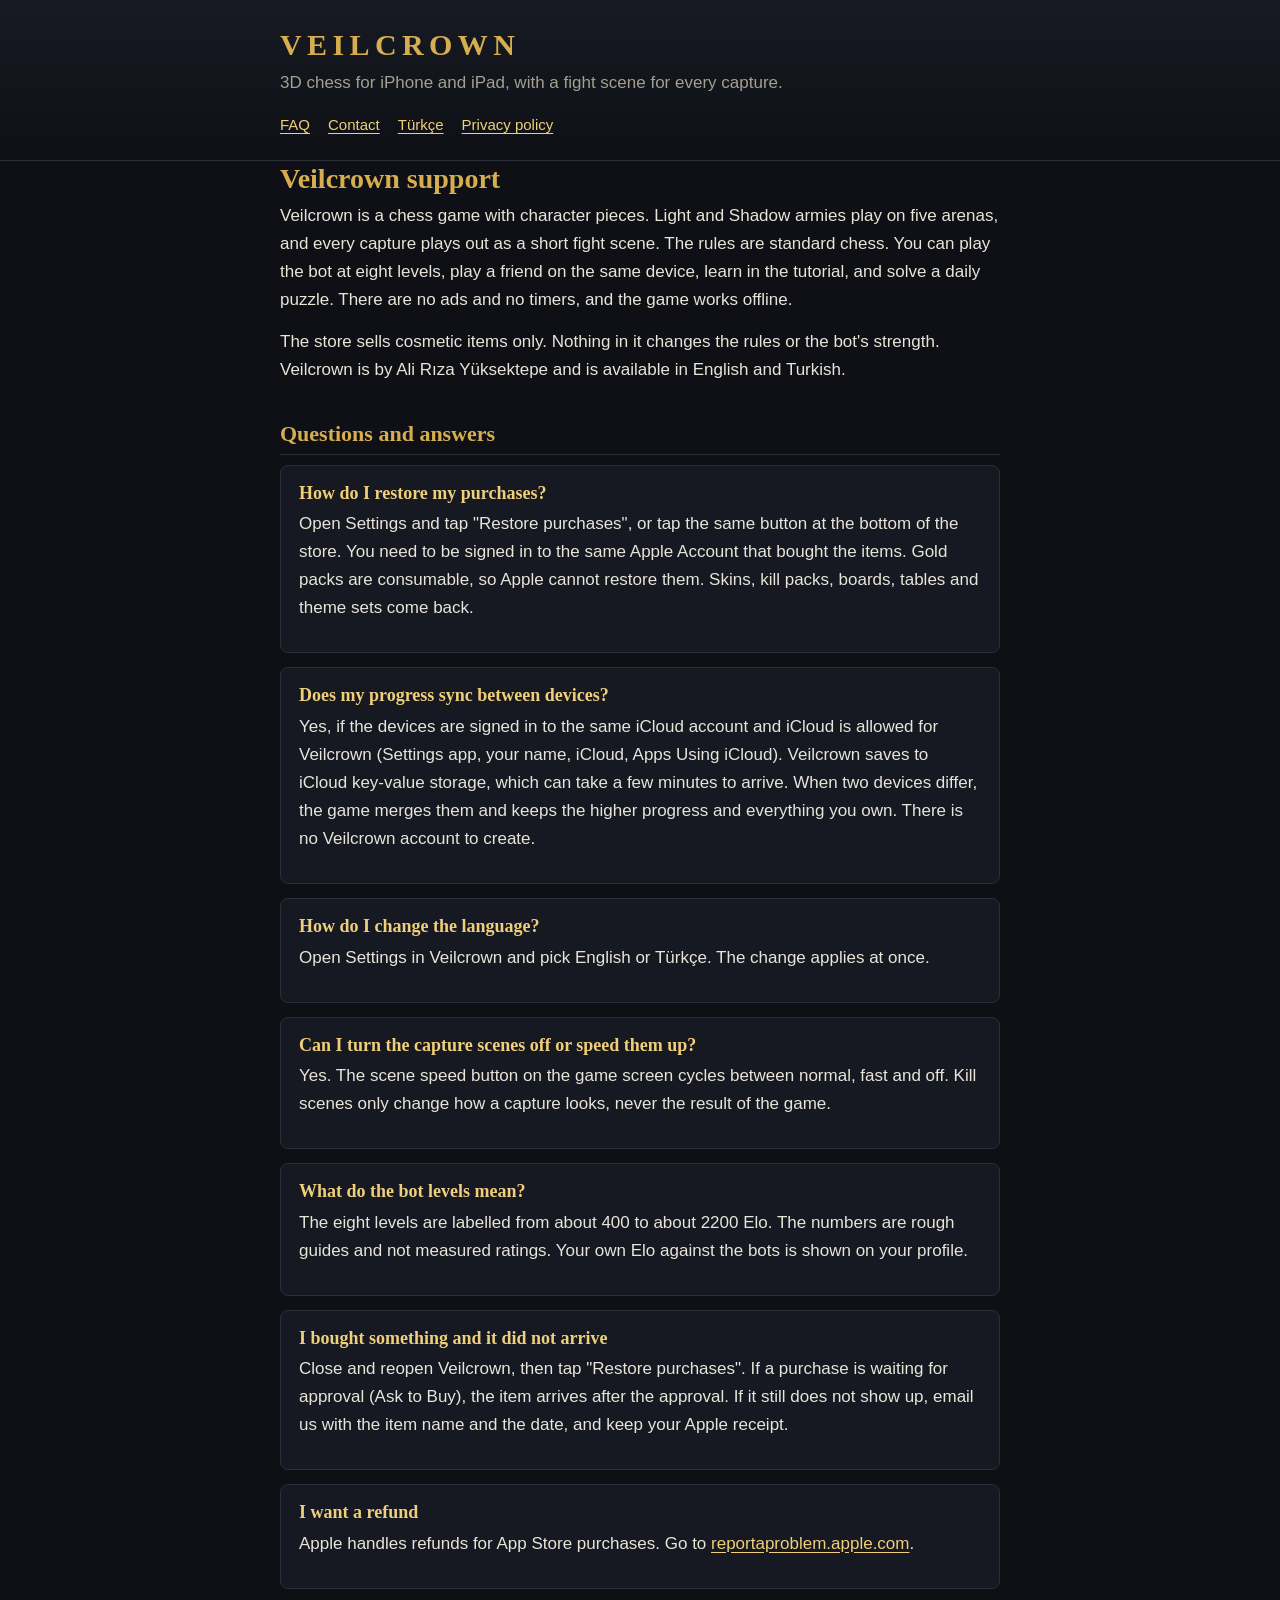
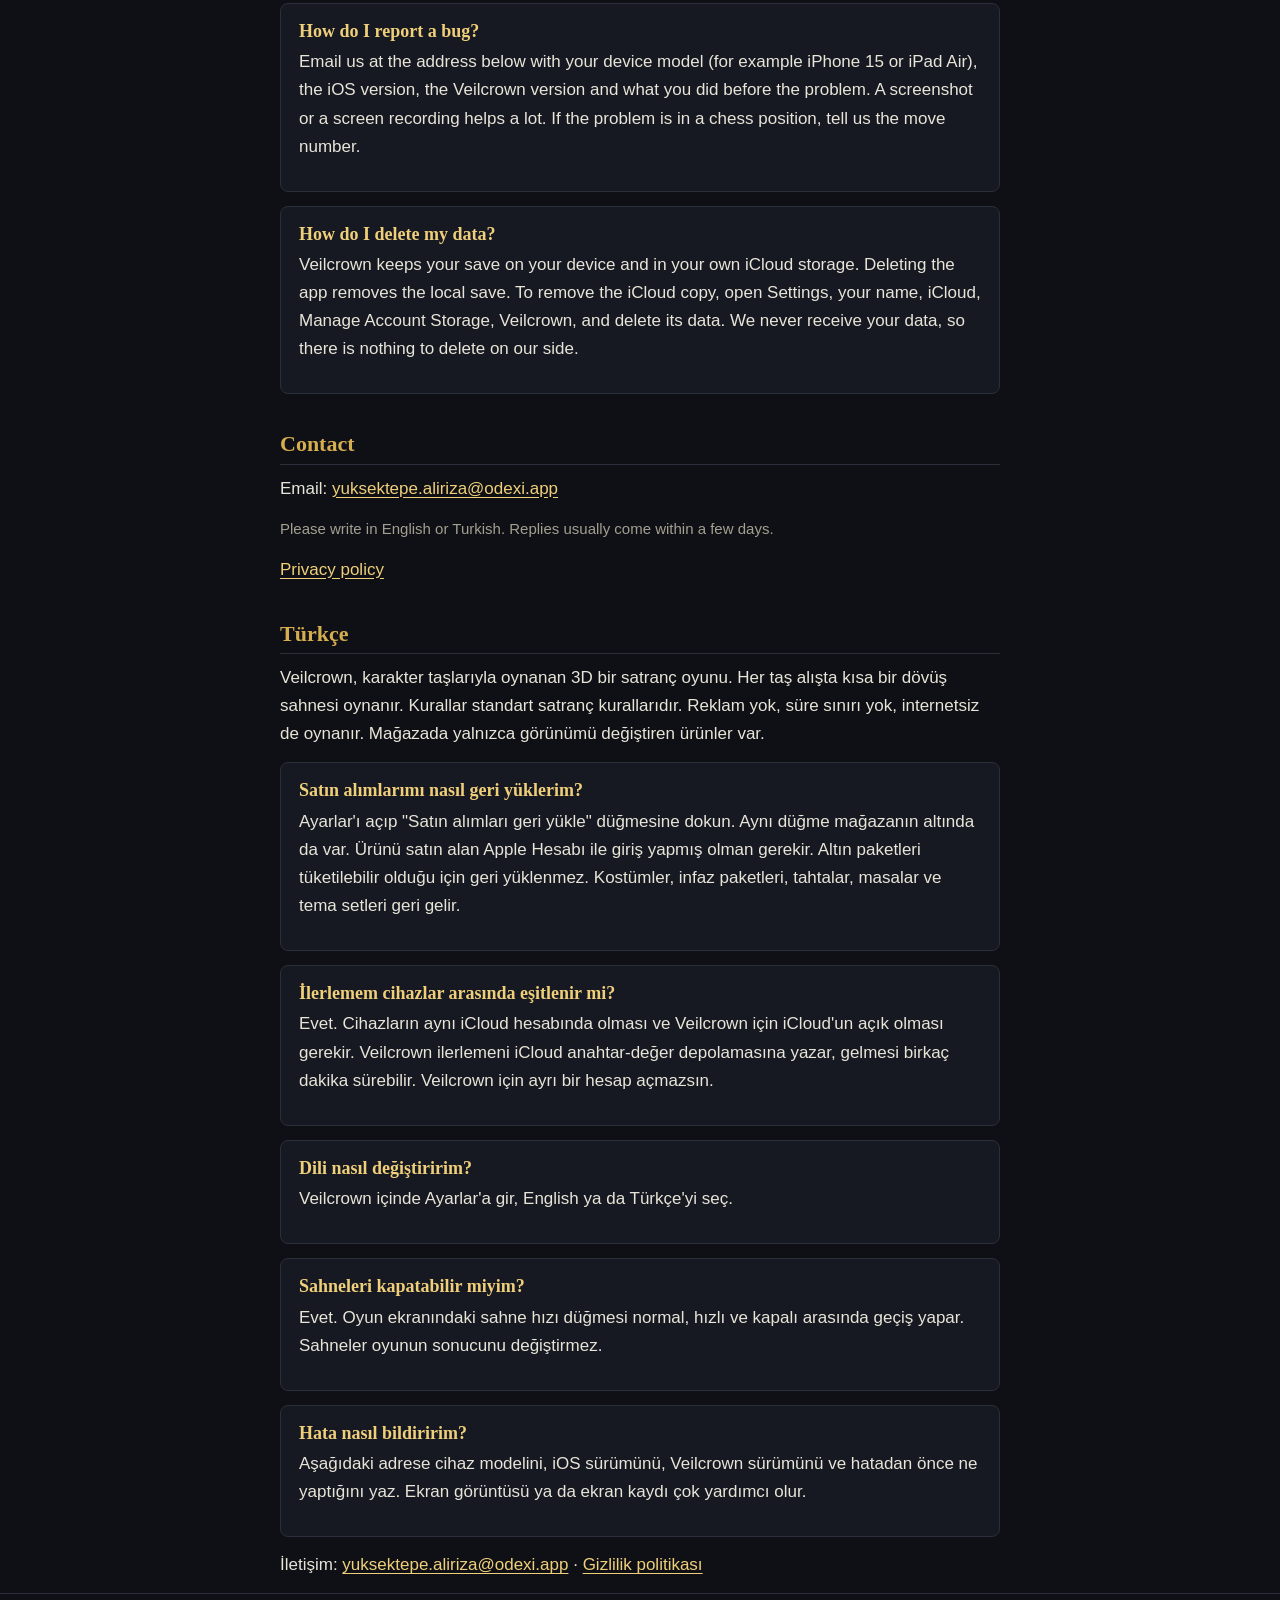
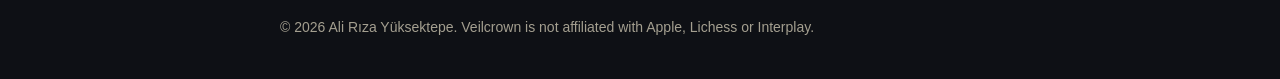
<file: index.html>
<!doctype html>
<html lang="en">
<head>
<meta charset="utf-8">
<meta name="viewport" content="width=device-width, initial-scale=1">
<title>Veilcrown Support</title>
<meta name="description" content="Support for Veilcrown, a 3D chess game for iPhone and iPad with a fight scene for every capture.">
<meta name="color-scheme" content="dark">
<link rel="stylesheet" href="style.css">
</head>
<body>
<header class="site"><div class="wrap">
<p class="brand">Veilcrown</p>
<p class="tag">3D chess for iPhone and iPad, with a fight scene for every capture.</p>
<nav class="top" aria-label="Pages"><a href="#faq">FAQ</a><a href="#contact">Contact</a><a href="#tr">Türkçe</a><a href="privacy/">Privacy policy</a></nav>
</div></header>
<main class="wrap">

<h1>Veilcrown support</h1>
<p>Veilcrown is a chess game with character pieces. Light and Shadow armies play on five arenas, and every capture plays out as a short fight scene. The rules are standard chess. You can play the bot at eight levels, play a friend on the same device, learn in the tutorial, and solve a daily puzzle. There are no ads and no timers, and the game works offline.</p>
<p>The store sells cosmetic items only. Nothing in it changes the rules or the bot's strength. Veilcrown is by Ali Rıza Yüksektepe and is available in English and Turkish.</p>

<h2 id="faq">Questions and answers</h2>

<div class="card"><h3>How do I restore my purchases?</h3>
<p>Open Settings and tap "Restore purchases", or tap the same button at the bottom of the store. You need to be signed in to the same Apple Account that bought the items. Gold packs are consumable, so Apple cannot restore them. Skins, kill packs, boards, tables and theme sets come back.</p></div>

<div class="card"><h3>Does my progress sync between devices?</h3>
<p>Yes, if the devices are signed in to the same iCloud account and iCloud is allowed for Veilcrown (Settings app, your name, iCloud, Apps Using iCloud). Veilcrown saves to iCloud key-value storage, which can take a few minutes to arrive. When two devices differ, the game merges them and keeps the higher progress and everything you own. There is no Veilcrown account to create.</p></div>

<div class="card"><h3>How do I change the language?</h3>
<p>Open Settings in Veilcrown and pick English or Türkçe. The change applies at once.</p></div>

<div class="card"><h3>Can I turn the capture scenes off or speed them up?</h3>
<p>Yes. The scene speed button on the game screen cycles between normal, fast and off. Kill scenes only change how a capture looks, never the result of the game.</p></div>

<div class="card"><h3>What do the bot levels mean?</h3>
<p>The eight levels are labelled from about 400 to about 2200 Elo. The numbers are rough guides and not measured ratings. Your own Elo against the bots is shown on your profile.</p></div>

<div class="card"><h3>I bought something and it did not arrive</h3>
<p>Close and reopen Veilcrown, then tap "Restore purchases". If a purchase is waiting for approval (Ask to Buy), the item arrives after the approval. If it still does not show up, email us with the item name and the date, and keep your Apple receipt.</p></div>

<div class="card"><h3>I want a refund</h3>
<p>Apple handles refunds for App Store purchases. Go to <a href="https://reportaproblem.apple.com/">reportaproblem.apple.com</a>.</p></div>

<div class="card"><h3>How do I report a bug?</h3>
<p>Email us at the address below with your device model (for example iPhone 15 or iPad Air), the iOS version, the Veilcrown version and what you did before the problem. A screenshot or a screen recording helps a lot. If the problem is in a chess position, tell us the move number.</p></div>

<div class="card"><h3>How do I delete my data?</h3>
<p>Veilcrown keeps your save on your device and in your own iCloud storage. Deleting the app removes the local save. To remove the iCloud copy, open Settings, your name, iCloud, Manage Account Storage, Veilcrown, and delete its data. We never receive your data, so there is nothing to delete on our side.</p></div>

<h2 id="contact">Contact</h2>
<p>Email: <a href="mailto:yuksektepe.aliriza@odexi.app">yuksektepe.aliriza@odexi.app</a></p>
<p class="meta">Please write in English or Turkish. Replies usually come within a few days.</p>
<p><a href="privacy/">Privacy policy</a></p>

<h2 id="tr" lang="tr">Türkçe</h2>
<div lang="tr">
<p>Veilcrown, karakter taşlarıyla oynanan 3D bir satranç oyunu. Her taş alışta kısa bir dövüş sahnesi oynanır. Kurallar standart satranç kurallarıdır. Reklam yok, süre sınırı yok, internetsiz de oynanır. Mağazada yalnızca görünümü değiştiren ürünler var.</p>

<div class="card"><h3>Satın alımlarımı nasıl geri yüklerim?</h3>
<p>Ayarlar'ı açıp "Satın alımları geri yükle" düğmesine dokun. Aynı düğme mağazanın altında da var. Ürünü satın alan Apple Hesabı ile giriş yapmış olman gerekir. Altın paketleri tüketilebilir olduğu için geri yüklenmez. Kostümler, infaz paketleri, tahtalar, masalar ve tema setleri geri gelir.</p></div>

<div class="card"><h3>İlerlemem cihazlar arasında eşitlenir mi?</h3>
<p>Evet. Cihazların aynı iCloud hesabında olması ve Veilcrown için iCloud'un açık olması gerekir. Veilcrown ilerlemeni iCloud anahtar-değer depolamasına yazar, gelmesi birkaç dakika sürebilir. Veilcrown için ayrı bir hesap açmazsın.</p></div>

<div class="card"><h3>Dili nasıl değiştiririm?</h3>
<p>Veilcrown içinde Ayarlar'a gir, English ya da Türkçe'yi seç.</p></div>

<div class="card"><h3>Sahneleri kapatabilir miyim?</h3>
<p>Evet. Oyun ekranındaki sahne hızı düğmesi normal, hızlı ve kapalı arasında geçiş yapar. Sahneler oyunun sonucunu değiştirmez.</p></div>

<div class="card"><h3>Hata nasıl bildiririm?</h3>
<p>Aşağıdaki adrese cihaz modelini, iOS sürümünü, Veilcrown sürümünü ve hatadan önce ne yaptığını yaz. Ekran görüntüsü ya da ekran kaydı çok yardımcı olur.</p></div>

<p>İletişim: <a href="mailto:yuksektepe.aliriza@odexi.app">yuksektepe.aliriza@odexi.app</a> · <a href="privacy/#tr">Gizlilik politikası</a></p>
</div>

</main>
<footer><div class="wrap">&copy; 2026 Ali Rıza Yüksektepe. Veilcrown is not affiliated with Apple, Lichess or Interplay.</div></footer>
</body>
</html>
</file>
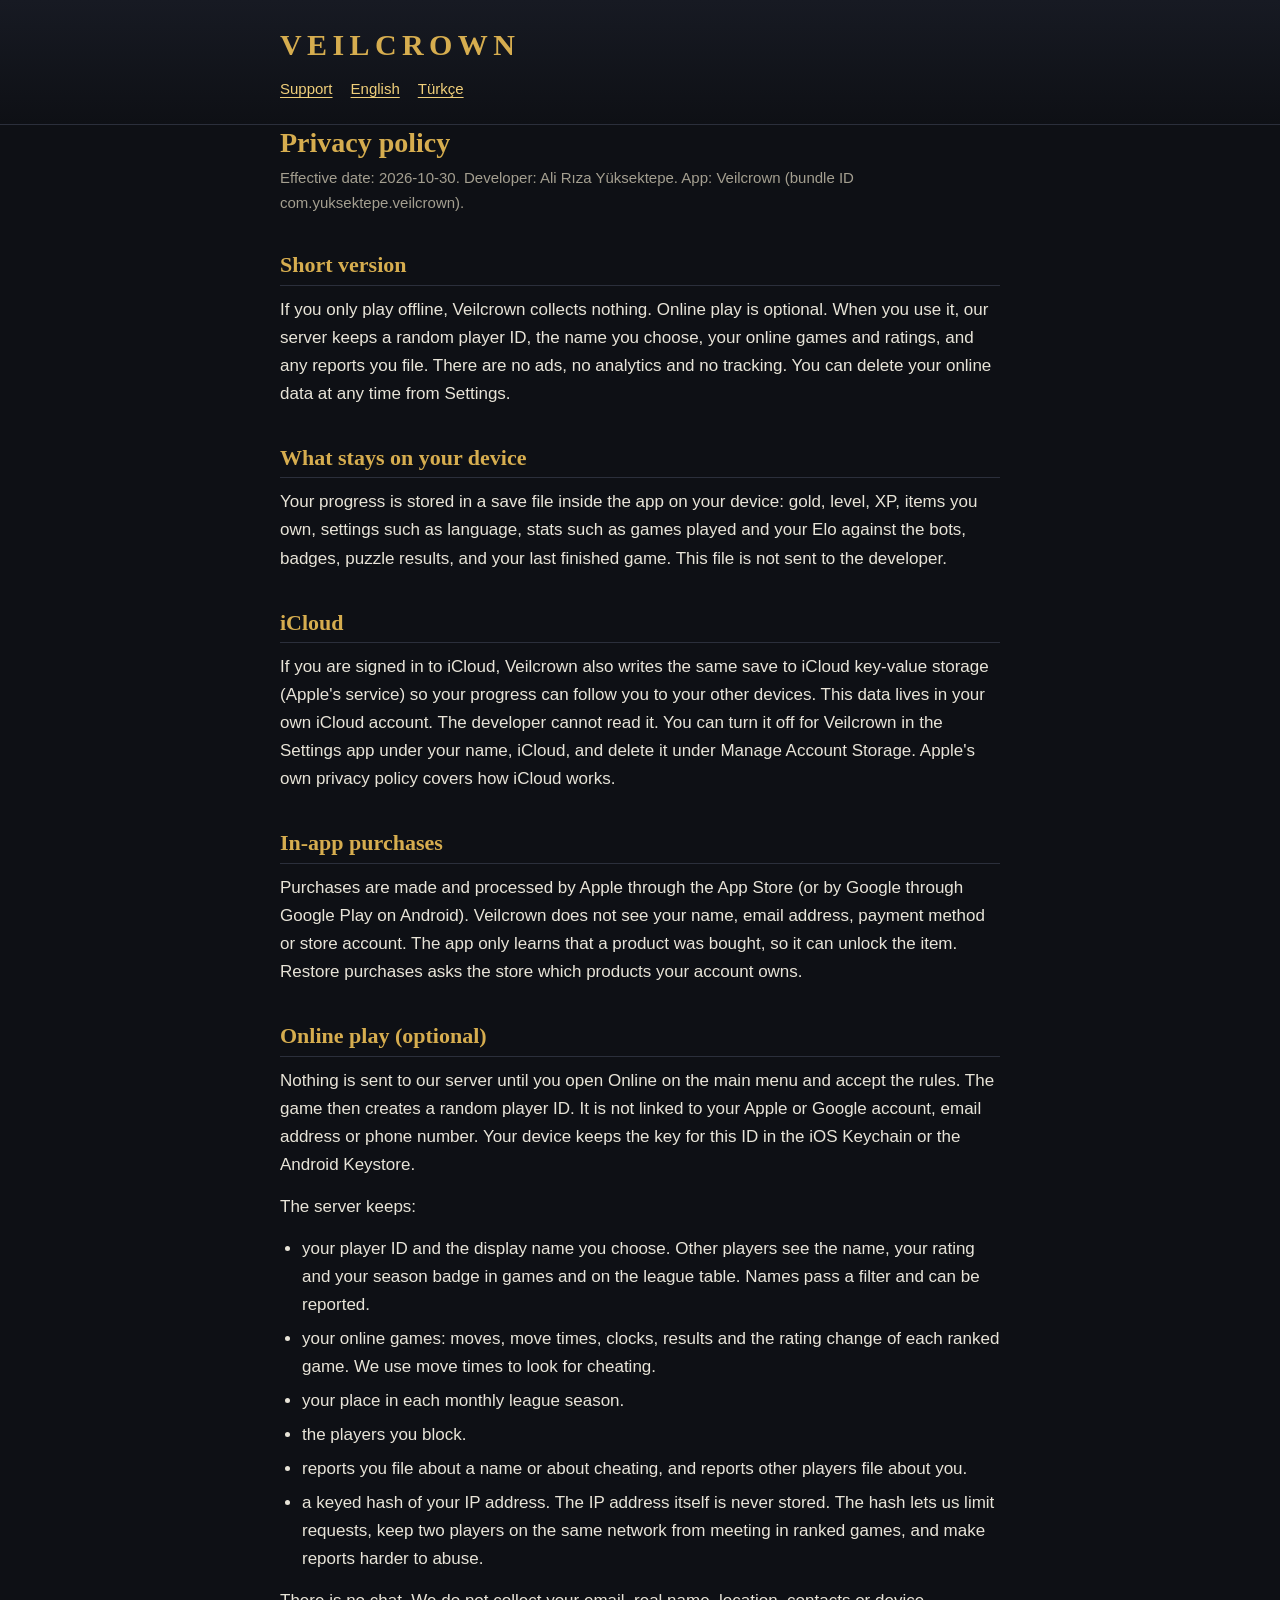
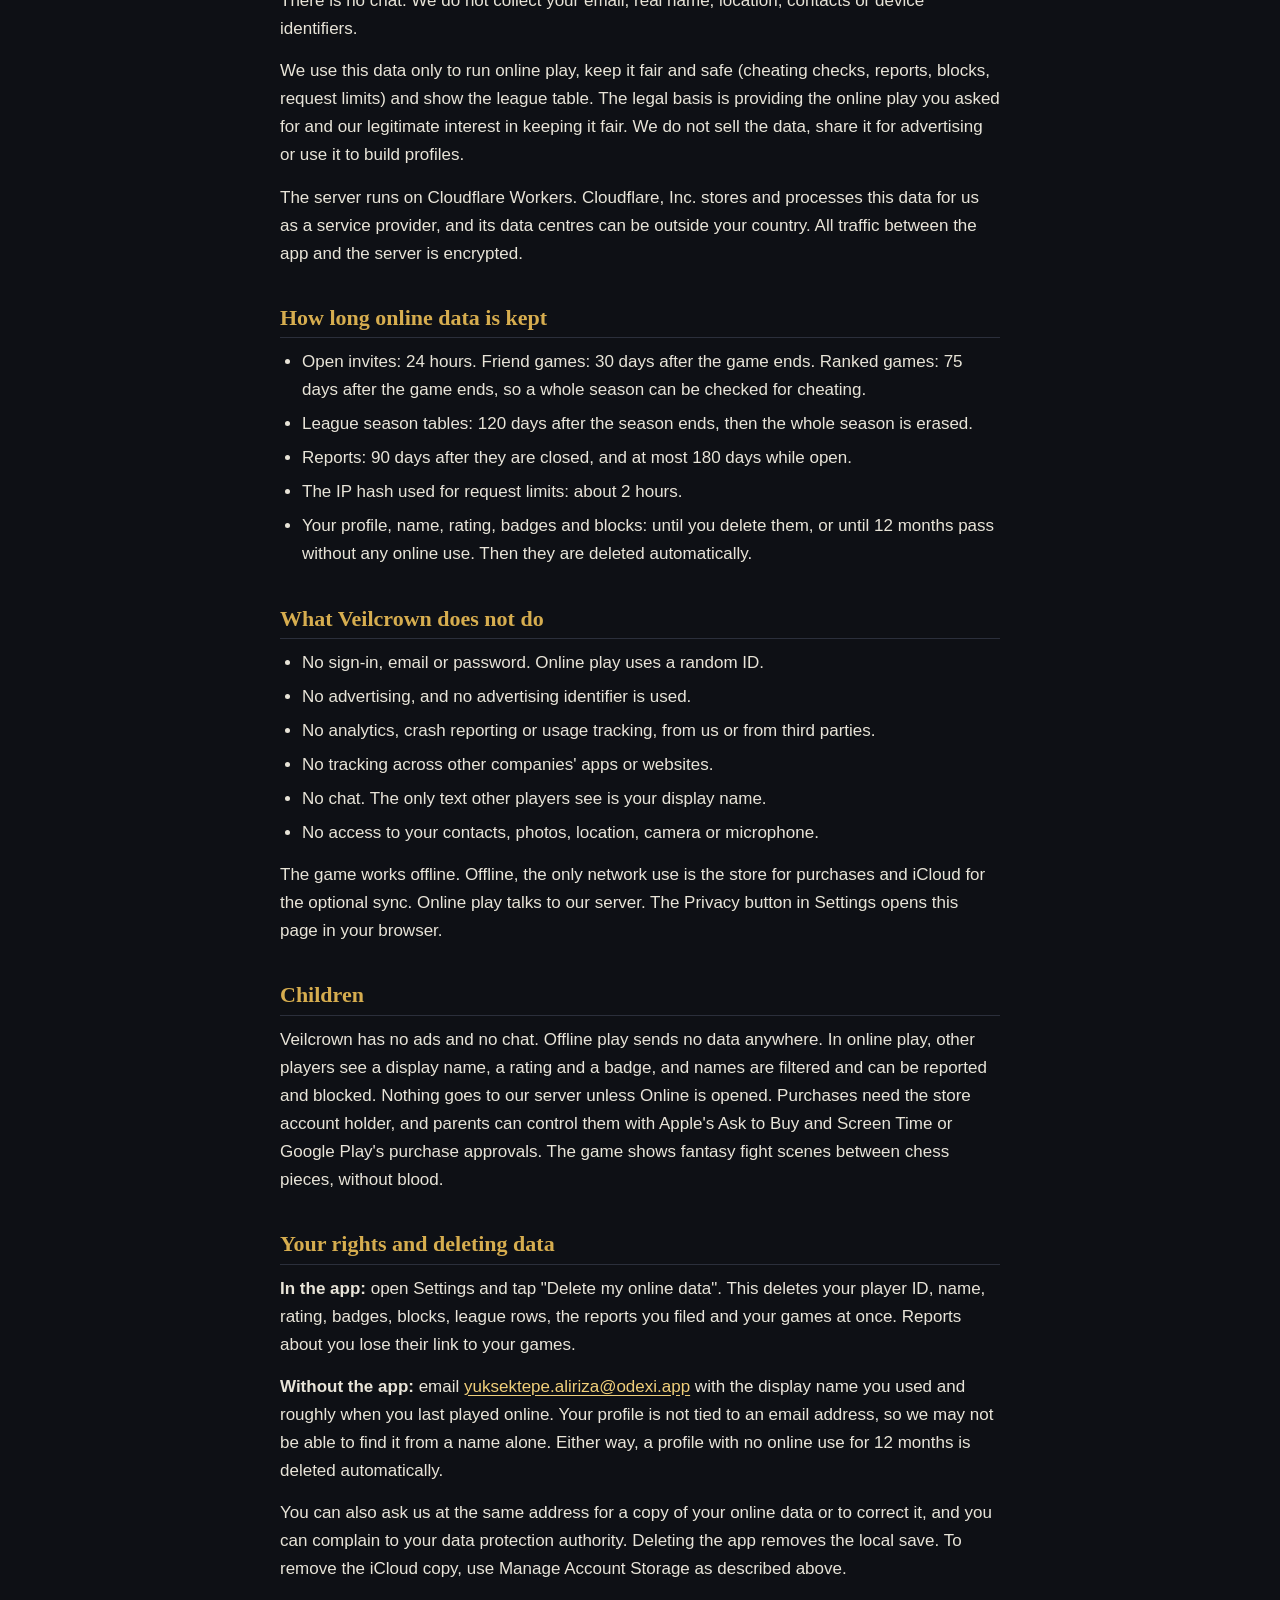
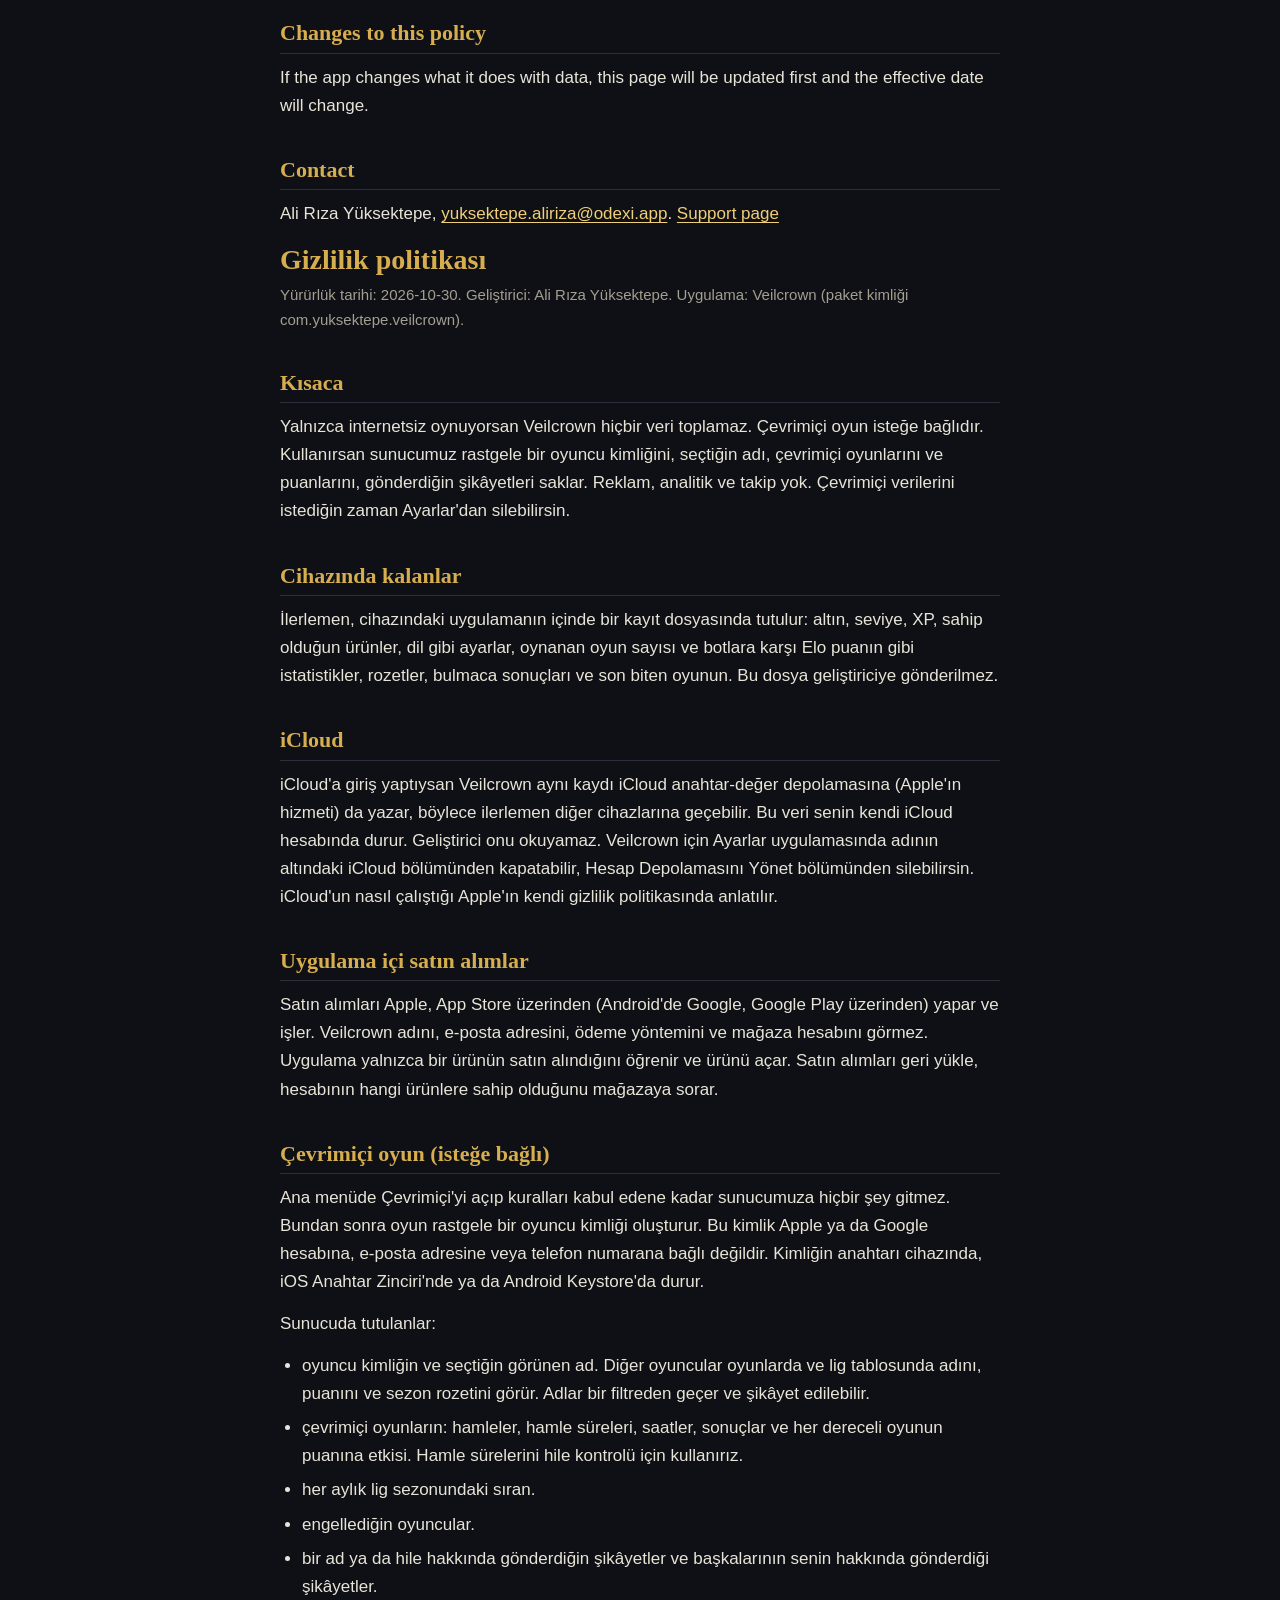
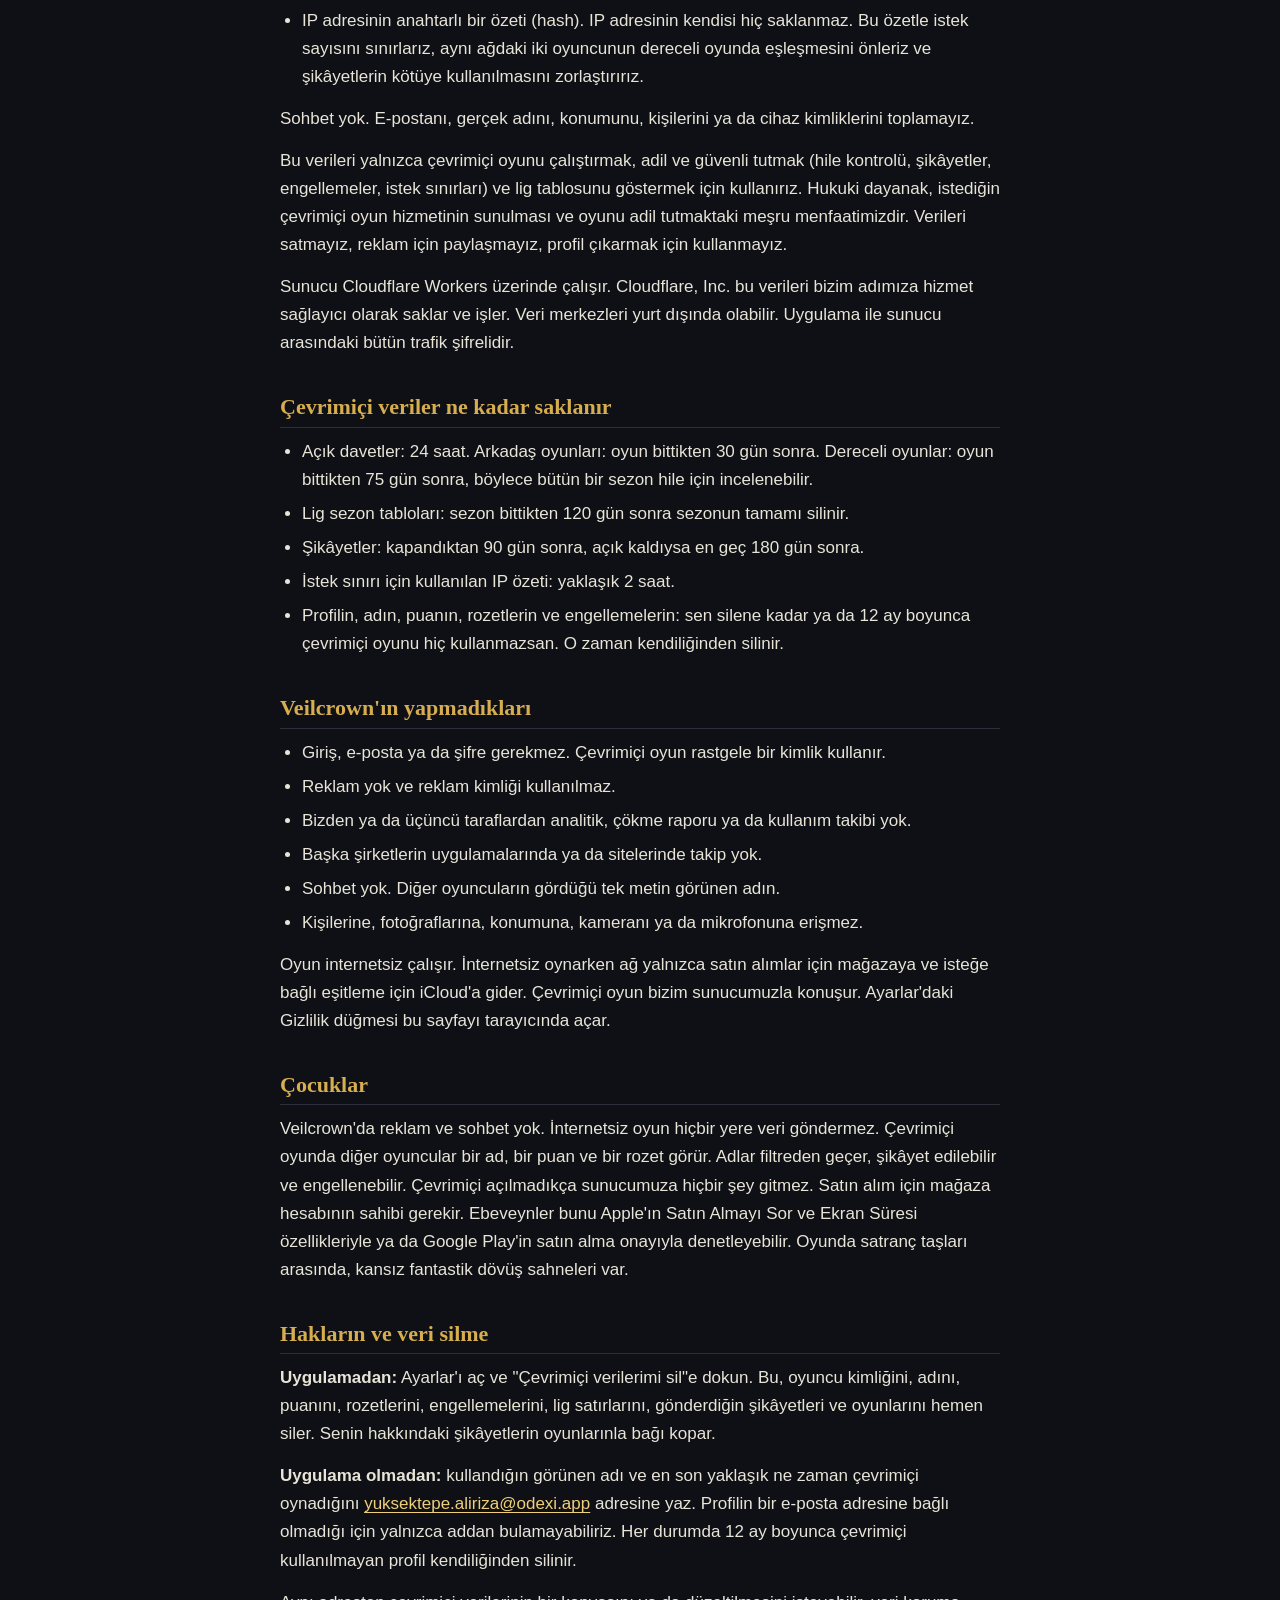
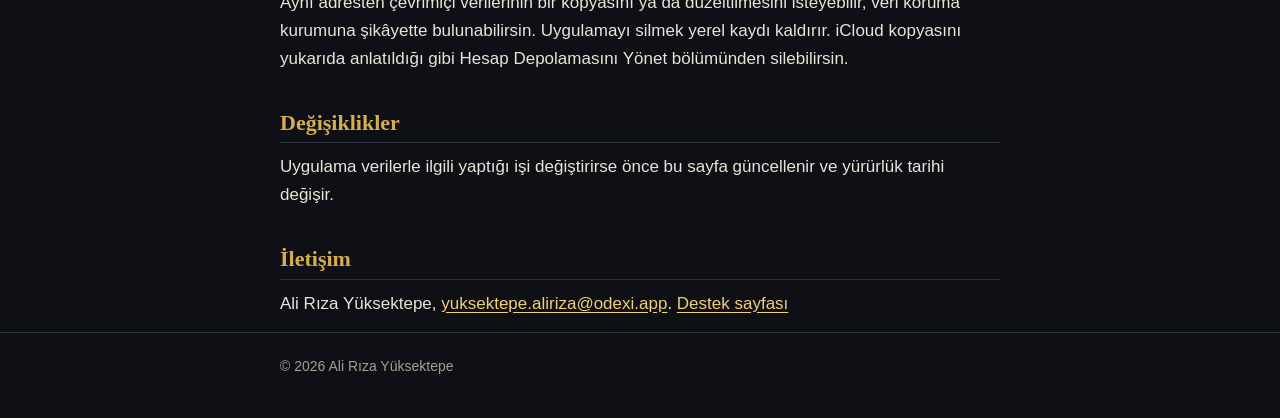
<file: privacy/index.html>
<!doctype html>
<html lang="en">
<head>
<meta charset="utf-8">
<meta name="viewport" content="width=device-width, initial-scale=1">
<title>Veilcrown Privacy Policy</title>
<meta name="description" content="Privacy policy for Veilcrown. Offline play collects nothing; optional online play keeps a random player ID, your chosen name and your online games.">
<meta name="color-scheme" content="dark">
<link rel="stylesheet" href="../style.css">
</head>
<body>
<header class="site"><div class="wrap">
<p class="brand">Veilcrown</p>
<nav class="top" aria-label="Pages"><a href="../">Support</a><a href="#en">English</a><a href="#tr">Türkçe</a></nav>
</div></header>
<main class="wrap">

<section id="en" lang="en">
<h1>Privacy policy</h1>
<p class="meta">Effective date: 2026-10-30. Developer: Ali Rıza Yüksektepe. App: Veilcrown (bundle ID com.yuksektepe.veilcrown).</p>

<h2>Short version</h2>
<p>If you only play offline, Veilcrown collects nothing. Online play is optional. When you use it, our server keeps a random player ID, the name you choose, your online games and ratings, and any reports you file. There are no ads, no analytics and no tracking. You can delete your online data at any time from Settings.</p>

<h2>What stays on your device</h2>
<p>Your progress is stored in a save file inside the app on your device: gold, level, XP, items you own, settings such as language, stats such as games played and your Elo against the bots, badges, puzzle results, and your last finished game. This file is not sent to the developer.</p>

<h2>iCloud</h2>
<p>If you are signed in to iCloud, Veilcrown also writes the same save to iCloud key-value storage (Apple's service) so your progress can follow you to your other devices. This data lives in your own iCloud account. The developer cannot read it. You can turn it off for Veilcrown in the Settings app under your name, iCloud, and delete it under Manage Account Storage. Apple's own privacy policy covers how iCloud works.</p>

<h2>In-app purchases</h2>
<p>Purchases are made and processed by Apple through the App Store (or by Google through Google Play on Android). Veilcrown does not see your name, email address, payment method or store account. The app only learns that a product was bought, so it can unlock the item. Restore purchases asks the store which products your account owns.</p>

<h2 id="online">Online play (optional)</h2>
<p>Nothing is sent to our server until you open Online on the main menu and accept the rules. The game then creates a random player ID. It is not linked to your Apple or Google account, email address or phone number. Your device keeps the key for this ID in the iOS Keychain or the Android Keystore.</p>
<p>The server keeps:</p>
<ul>
<li>your player ID and the display name you choose. Other players see the name, your rating and your season badge in games and on the league table. Names pass a filter and can be reported.</li>
<li>your online games: moves, move times, clocks, results and the rating change of each ranked game. We use move times to look for cheating.</li>
<li>your place in each monthly league season.</li>
<li>the players you block.</li>
<li>reports you file about a name or about cheating, and reports other players file about you.</li>
<li>a keyed hash of your IP address. The IP address itself is never stored. The hash lets us limit requests, keep two players on the same network from meeting in ranked games, and make reports harder to abuse.</li>
</ul>
<p>There is no chat. We do not collect your email, real name, location, contacts or device identifiers.</p>
<p>We use this data only to run online play, keep it fair and safe (cheating checks, reports, blocks, request limits) and show the league table. The legal basis is providing the online play you asked for and our legitimate interest in keeping it fair. We do not sell the data, share it for advertising or use it to build profiles.</p>
<p>The server runs on Cloudflare Workers. Cloudflare, Inc. stores and processes this data for us as a service provider, and its data centres can be outside your country. All traffic between the app and the server is encrypted.</p>

<h2>How long online data is kept</h2>
<ul>
<li>Open invites: 24 hours. Friend games: 30 days after the game ends. Ranked games: 75 days after the game ends, so a whole season can be checked for cheating.</li>
<li>League season tables: 120 days after the season ends, then the whole season is erased.</li>
<li>Reports: 90 days after they are closed, and at most 180 days while open.</li>
<li>The IP hash used for request limits: about 2 hours.</li>
<li>Your profile, name, rating, badges and blocks: until you delete them, or until 12 months pass without any online use. Then they are deleted automatically.</li>
</ul>

<h2>What Veilcrown does not do</h2>
<ul>
<li>No sign-in, email or password. Online play uses a random ID.</li>
<li>No advertising, and no advertising identifier is used.</li>
<li>No analytics, crash reporting or usage tracking, from us or from third parties.</li>
<li>No tracking across other companies' apps or websites.</li>
<li>No chat. The only text other players see is your display name.</li>
<li>No access to your contacts, photos, location, camera or microphone.</li>
</ul>
<p>The game works offline. Offline, the only network use is the store for purchases and iCloud for the optional sync. Online play talks to our server. The Privacy button in Settings opens this page in your browser.</p>

<h2>Children</h2>
<p>Veilcrown has no ads and no chat. Offline play sends no data anywhere. In online play, other players see a display name, a rating and a badge, and names are filtered and can be reported and blocked. Nothing goes to our server unless Online is opened. Purchases need the store account holder, and parents can control them with Apple's Ask to Buy and Screen Time or Google Play's purchase approvals. The game shows fantasy fight scenes between chess pieces, without blood.</p>

<h2 id="delete">Your rights and deleting data</h2>
<p><strong>In the app:</strong> open Settings and tap "Delete my online data". This deletes your player ID, name, rating, badges, blocks, league rows, the reports you filed and your games at once. Reports about you lose their link to your games.</p>
<p><strong>Without the app:</strong> email <a href="mailto:yuksektepe.aliriza@odexi.app?subject=Veilcrown%20data%20deletion">yuksektepe.aliriza@odexi.app</a> with the display name you used and roughly when you last played online. Your profile is not tied to an email address, so we may not be able to find it from a name alone. Either way, a profile with no online use for 12 months is deleted automatically.</p>
<p>You can also ask us at the same address for a copy of your online data or to correct it, and you can complain to your data protection authority. Deleting the app removes the local save. To remove the iCloud copy, use Manage Account Storage as described above.</p>

<h2>Changes to this policy</h2>
<p>If the app changes what it does with data, this page will be updated first and the effective date will change.</p>

<h2>Contact</h2>
<p>Ali Rıza Yüksektepe, <a href="mailto:yuksektepe.aliriza@odexi.app">yuksektepe.aliriza@odexi.app</a>. <a href="../">Support page</a></p>
</section>

<section id="tr" lang="tr">
<h1>Gizlilik politikası</h1>
<p class="meta">Yürürlük tarihi: 2026-10-30. Geliştirici: Ali Rıza Yüksektepe. Uygulama: Veilcrown (paket kimliği com.yuksektepe.veilcrown).</p>

<h2>Kısaca</h2>
<p>Yalnızca internetsiz oynuyorsan Veilcrown hiçbir veri toplamaz. Çevrimiçi oyun isteğe bağlıdır. Kullanırsan sunucumuz rastgele bir oyuncu kimliğini, seçtiğin adı, çevrimiçi oyunlarını ve puanlarını, gönderdiğin şikâyetleri saklar. Reklam, analitik ve takip yok. Çevrimiçi verilerini istediğin zaman Ayarlar'dan silebilirsin.</p>

<h2>Cihazında kalanlar</h2>
<p>İlerlemen, cihazındaki uygulamanın içinde bir kayıt dosyasında tutulur: altın, seviye, XP, sahip olduğun ürünler, dil gibi ayarlar, oynanan oyun sayısı ve botlara karşı Elo puanın gibi istatistikler, rozetler, bulmaca sonuçları ve son biten oyunun. Bu dosya geliştiriciye gönderilmez.</p>

<h2>iCloud</h2>
<p>iCloud'a giriş yaptıysan Veilcrown aynı kaydı iCloud anahtar-değer depolamasına (Apple'ın hizmeti) da yazar, böylece ilerlemen diğer cihazlarına geçebilir. Bu veri senin kendi iCloud hesabında durur. Geliştirici onu okuyamaz. Veilcrown için Ayarlar uygulamasında adının altındaki iCloud bölümünden kapatabilir, Hesap Depolamasını Yönet bölümünden silebilirsin. iCloud'un nasıl çalıştığı Apple'ın kendi gizlilik politikasında anlatılır.</p>

<h2>Uygulama içi satın alımlar</h2>
<p>Satın alımları Apple, App Store üzerinden (Android'de Google, Google Play üzerinden) yapar ve işler. Veilcrown adını, e-posta adresini, ödeme yöntemini ve mağaza hesabını görmez. Uygulama yalnızca bir ürünün satın alındığını öğrenir ve ürünü açar. Satın alımları geri yükle, hesabının hangi ürünlere sahip olduğunu mağazaya sorar.</p>

<h2 id="cevrimici">Çevrimiçi oyun (isteğe bağlı)</h2>
<p>Ana menüde Çevrimiçi'yi açıp kuralları kabul edene kadar sunucumuza hiçbir şey gitmez. Bundan sonra oyun rastgele bir oyuncu kimliği oluşturur. Bu kimlik Apple ya da Google hesabına, e-posta adresine veya telefon numarana bağlı değildir. Kimliğin anahtarı cihazında, iOS Anahtar Zinciri'nde ya da Android Keystore'da durur.</p>
<p>Sunucuda tutulanlar:</p>
<ul>
<li>oyuncu kimliğin ve seçtiğin görünen ad. Diğer oyuncular oyunlarda ve lig tablosunda adını, puanını ve sezon rozetini görür. Adlar bir filtreden geçer ve şikâyet edilebilir.</li>
<li>çevrimiçi oyunların: hamleler, hamle süreleri, saatler, sonuçlar ve her dereceli oyunun puanına etkisi. Hamle sürelerini hile kontrolü için kullanırız.</li>
<li>her aylık lig sezonundaki sıran.</li>
<li>engellediğin oyuncular.</li>
<li>bir ad ya da hile hakkında gönderdiğin şikâyetler ve başkalarının senin hakkında gönderdiği şikâyetler.</li>
<li>IP adresinin anahtarlı bir özeti (hash). IP adresinin kendisi hiç saklanmaz. Bu özetle istek sayısını sınırlarız, aynı ağdaki iki oyuncunun dereceli oyunda eşleşmesini önleriz ve şikâyetlerin kötüye kullanılmasını zorlaştırırız.</li>
</ul>
<p>Sohbet yok. E-postanı, gerçek adını, konumunu, kişilerini ya da cihaz kimliklerini toplamayız.</p>
<p>Bu verileri yalnızca çevrimiçi oyunu çalıştırmak, adil ve güvenli tutmak (hile kontrolü, şikâyetler, engellemeler, istek sınırları) ve lig tablosunu göstermek için kullanırız. Hukuki dayanak, istediğin çevrimiçi oyun hizmetinin sunulması ve oyunu adil tutmaktaki meşru menfaatimizdir. Verileri satmayız, reklam için paylaşmayız, profil çıkarmak için kullanmayız.</p>
<p>Sunucu Cloudflare Workers üzerinde çalışır. Cloudflare, Inc. bu verileri bizim adımıza hizmet sağlayıcı olarak saklar ve işler. Veri merkezleri yurt dışında olabilir. Uygulama ile sunucu arasındaki bütün trafik şifrelidir.</p>

<h2>Çevrimiçi veriler ne kadar saklanır</h2>
<ul>
<li>Açık davetler: 24 saat. Arkadaş oyunları: oyun bittikten 30 gün sonra. Dereceli oyunlar: oyun bittikten 75 gün sonra, böylece bütün bir sezon hile için incelenebilir.</li>
<li>Lig sezon tabloları: sezon bittikten 120 gün sonra sezonun tamamı silinir.</li>
<li>Şikâyetler: kapandıktan 90 gün sonra, açık kaldıysa en geç 180 gün sonra.</li>
<li>İstek sınırı için kullanılan IP özeti: yaklaşık 2 saat.</li>
<li>Profilin, adın, puanın, rozetlerin ve engellemelerin: sen silene kadar ya da 12 ay boyunca çevrimiçi oyunu hiç kullanmazsan. O zaman kendiliğinden silinir.</li>
</ul>

<h2>Veilcrown'ın yapmadıkları</h2>
<ul>
<li>Giriş, e-posta ya da şifre gerekmez. Çevrimiçi oyun rastgele bir kimlik kullanır.</li>
<li>Reklam yok ve reklam kimliği kullanılmaz.</li>
<li>Bizden ya da üçüncü taraflardan analitik, çökme raporu ya da kullanım takibi yok.</li>
<li>Başka şirketlerin uygulamalarında ya da sitelerinde takip yok.</li>
<li>Sohbet yok. Diğer oyuncuların gördüğü tek metin görünen adın.</li>
<li>Kişilerine, fotoğraflarına, konumuna, kameranı ya da mikrofonuna erişmez.</li>
</ul>
<p>Oyun internetsiz çalışır. İnternetsiz oynarken ağ yalnızca satın alımlar için mağazaya ve isteğe bağlı eşitleme için iCloud'a gider. Çevrimiçi oyun bizim sunucumuzla konuşur. Ayarlar'daki Gizlilik düğmesi bu sayfayı tarayıcında açar.</p>

<h2>Çocuklar</h2>
<p>Veilcrown'da reklam ve sohbet yok. İnternetsiz oyun hiçbir yere veri göndermez. Çevrimiçi oyunda diğer oyuncular bir ad, bir puan ve bir rozet görür. Adlar filtreden geçer, şikâyet edilebilir ve engellenebilir. Çevrimiçi açılmadıkça sunucumuza hiçbir şey gitmez. Satın alım için mağaza hesabının sahibi gerekir. Ebeveynler bunu Apple'ın Satın Almayı Sor ve Ekran Süresi özellikleriyle ya da Google Play'in satın alma onayıyla denetleyebilir. Oyunda satranç taşları arasında, kansız fantastik dövüş sahneleri var.</p>

<h2 id="sil">Hakların ve veri silme</h2>
<p><strong>Uygulamadan:</strong> Ayarlar'ı aç ve "Çevrimiçi verilerimi sil"e dokun. Bu, oyuncu kimliğini, adını, puanını, rozetlerini, engellemelerini, lig satırlarını, gönderdiğin şikâyetleri ve oyunlarını hemen siler. Senin hakkındaki şikâyetlerin oyunlarınla bağı kopar.</p>
<p><strong>Uygulama olmadan:</strong> kullandığın görünen adı ve en son yaklaşık ne zaman çevrimiçi oynadığını <a href="mailto:yuksektepe.aliriza@odexi.app?subject=Veilcrown%20veri%20silme">yuksektepe.aliriza@odexi.app</a> adresine yaz. Profilin bir e-posta adresine bağlı olmadığı için yalnızca addan bulamayabiliriz. Her durumda 12 ay boyunca çevrimiçi kullanılmayan profil kendiliğinden silinir.</p>
<p>Aynı adresten çevrimiçi verilerinin bir kopyasını ya da düzeltilmesini isteyebilir, veri koruma kurumuna şikâyette bulunabilirsin. Uygulamayı silmek yerel kaydı kaldırır. iCloud kopyasını yukarıda anlatıldığı gibi Hesap Depolamasını Yönet bölümünden silebilirsin.</p>

<h2>Değişiklikler</h2>
<p>Uygulama verilerle ilgili yaptığı işi değiştirirse önce bu sayfa güncellenir ve yürürlük tarihi değişir.</p>

<h2>İletişim</h2>
<p>Ali Rıza Yüksektepe, <a href="mailto:yuksektepe.aliriza@odexi.app">yuksektepe.aliriza@odexi.app</a>. <a href="../#tr">Destek sayfası</a></p>
</section>

</main>
<footer><div class="wrap">&copy; 2026 Ali Rıza Yüksektepe</div></footer>
</body>
</html>
</file>
<file: style.css>
:root{--bg:#0e1015;--panel:#161922;--line:#2b2f3b;--text:#e8e4d8;--muted:#a49f90;--gold:#d6ad4f;--gold-2:#f0cf7a}
*{box-sizing:border-box}
html{-webkit-text-size-adjust:100%}
body{margin:0;background:var(--bg);color:var(--text);font:17px/1.65 -apple-system,BlinkMacSystemFont,"Segoe UI",Roboto,Helvetica,Arial,sans-serif}
.wrap{max-width:760px;margin:0 auto;padding:0 20px}
header.site{border-bottom:1px solid var(--line);padding:28px 0 22px;background:linear-gradient(#171a23,var(--bg))}
.brand{font:700 30px/1.1 Georgia,"Times New Roman",serif;letter-spacing:.18em;text-transform:uppercase;color:var(--gold);margin:0}
.tag{margin:8px 0 0;color:var(--muted)}
nav.top{margin-top:16px;display:flex;gap:18px;flex-wrap:wrap;font-size:15px}
a{color:var(--gold-2);text-underline-offset:3px}
a:hover{color:#fff}
main{padding:30px 0 50px}
h1,h2,h3{font-family:Georgia,"Times New Roman",serif;line-height:1.25;color:var(--gold)}
h1{font-size:28px;margin:0 0 6px}
h2{font-size:22px;margin:36px 0 10px;padding-bottom:6px;border-bottom:1px solid var(--line)}
h3{font-size:18px;margin:24px 0 6px;color:var(--gold-2)}
p,ul{margin:0 0 14px}
ul{padding-left:22px}
li{margin-bottom:6px}
.card{background:var(--panel);border:1px solid var(--line);border-radius:8px;padding:16px 18px;margin:0 0 14px}
.card h3{margin-top:0}
.meta{color:var(--muted);font-size:15px}
.lang{display:flex;gap:12px;margin:10px 0 0}
.lang a{border:1px solid var(--line);border-radius:6px;padding:4px 12px;text-decoration:none;font-size:15px}
footer{border-top:1px solid var(--line);padding:22px 0 40px;color:var(--muted);font-size:14px}
:focus-visible{outline:2px solid var(--gold-2);outline-offset:2px}
@media (max-width:480px){body{font-size:16px}.brand{font-size:24px}}
</file>
